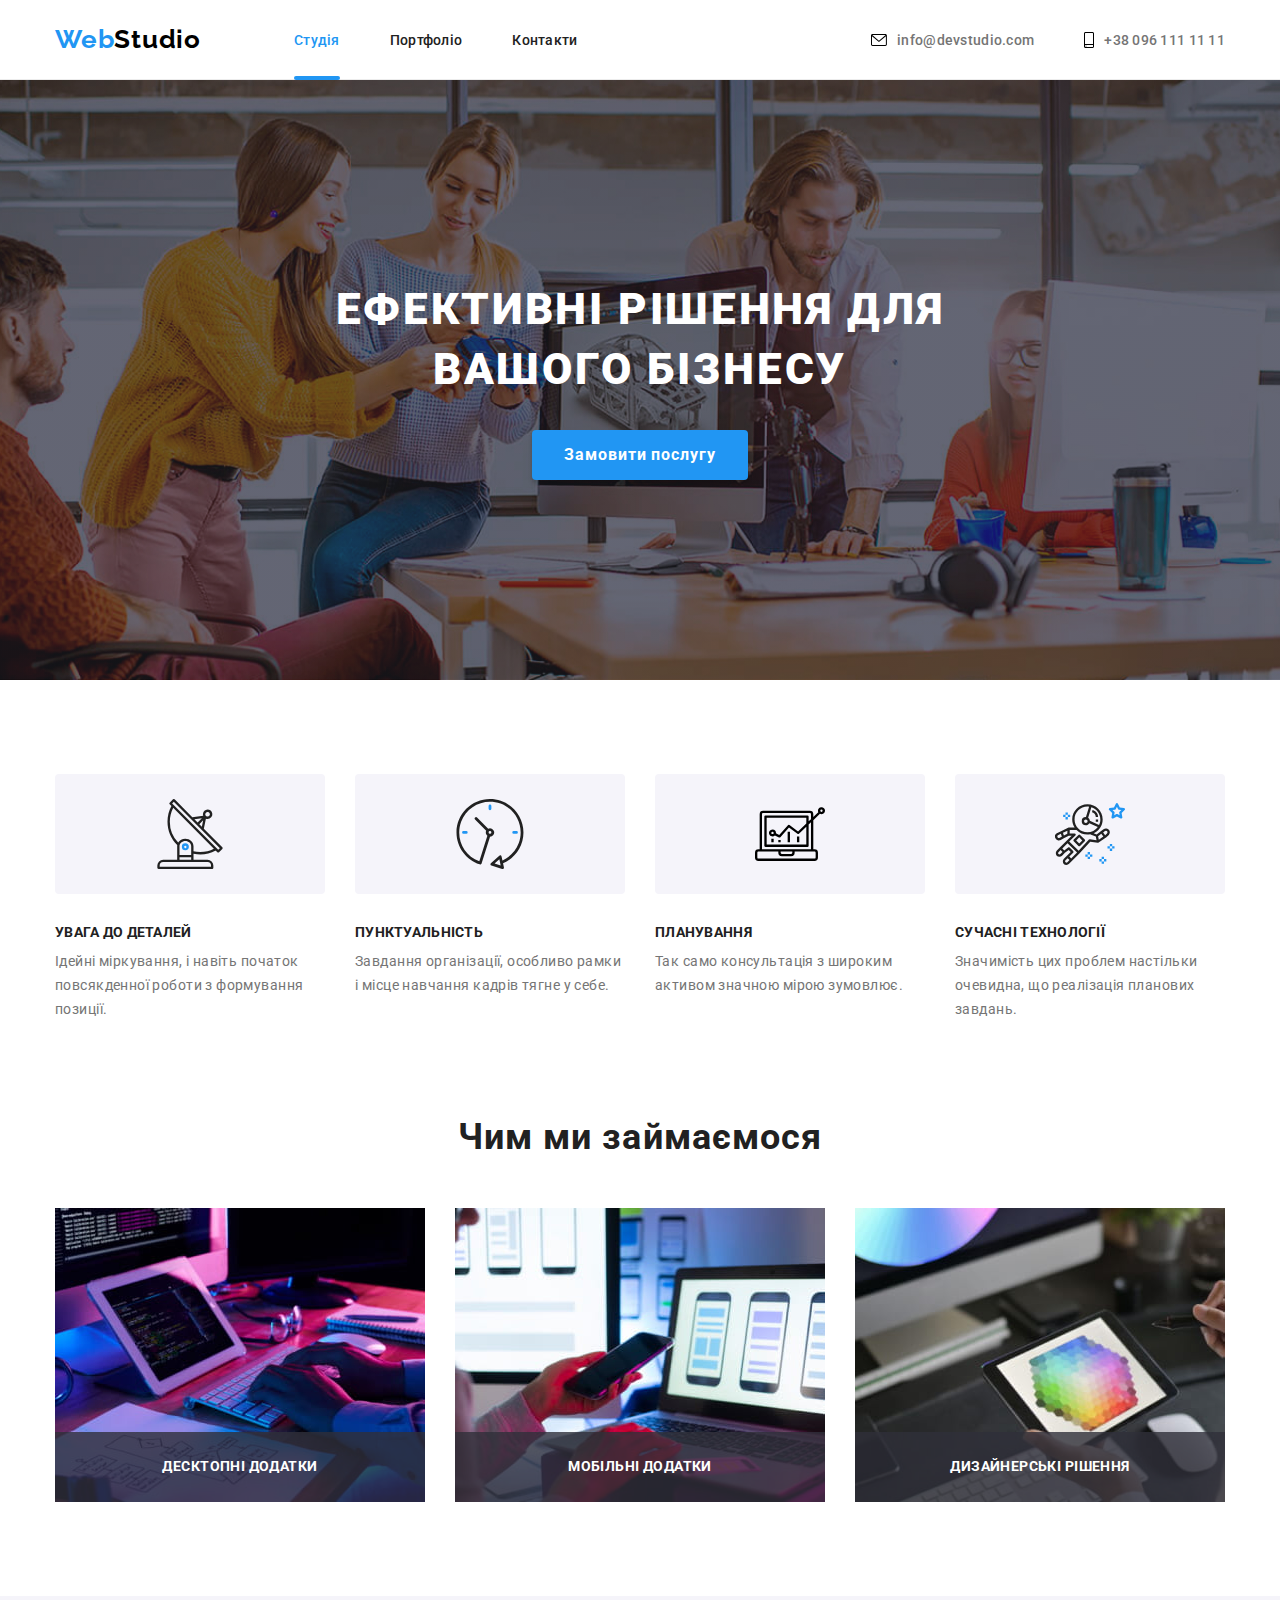
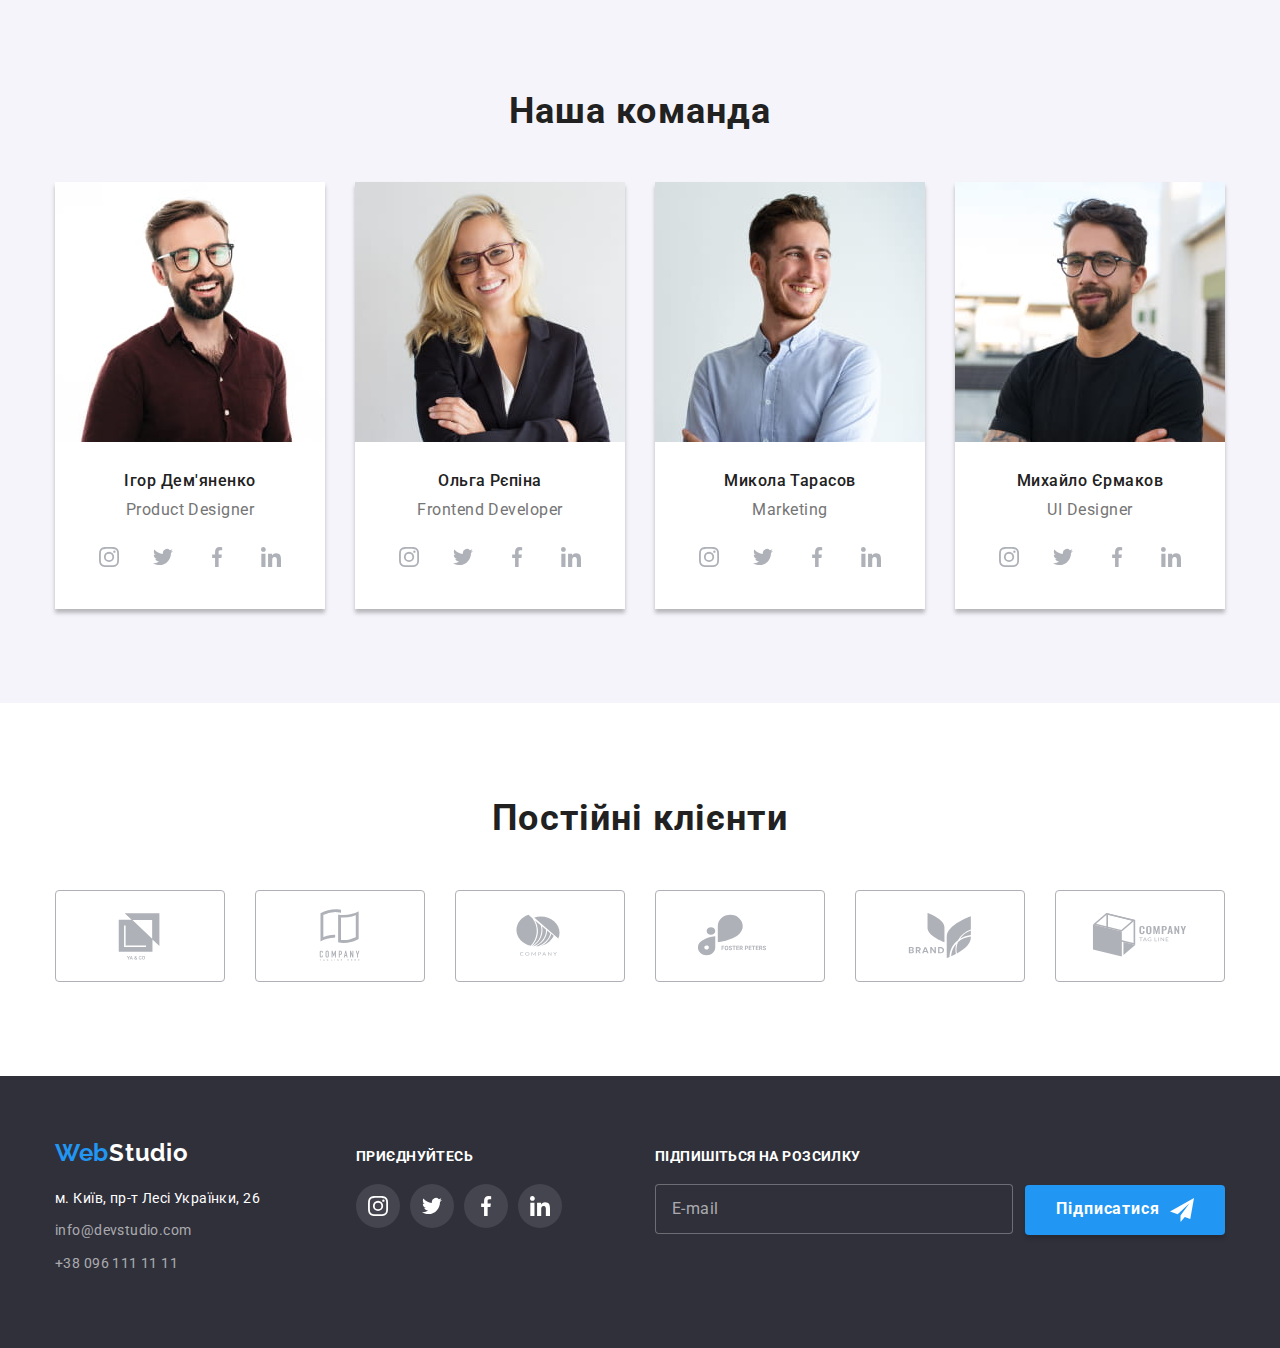
<file: index.html>
<!DOCTYPE html>
<html lang="uk">
  <head>
    <meta charset="UTF-8" />
    <meta http-equiv="X-UA-Compatible" content="IE=edge" />
    <meta name="viewport" content="width=device-width, initial-scale=1.0" />
    <title>Веб Студія</title>

    <link rel="preconnect" href="https://fonts.googleapis.com" />
    <link rel="preconnect" href="https://fonts.gstatic.com" crossorigin />
    <link
      href="https://fonts.googleapis.com/css2?family=Raleway:wght@700&family=Roboto:wght@400;500;700;900&display=swap"
      rel="stylesheet"
    />
    <link
      rel="stylesheet"
      href="https://cdnjs.cloudflare.com/ajax/libs/modern-normalize/1.1.0/modern-normalize.min.css"
    />

    <link rel="stylesheet" href="./css/main.min.css" />
  </head>
  <body>
    <header class="header">
      <div class="header__container container">
        <nav class="navigation">
          <a class="navigation__logo" href="./index.html"
            ><span class="navigation__web">Web</span>Studio</a
          >

          <ul class="navigation__list list">
            <li class="navigation__item">
              <a class="navigation__link navigation__link--current" href="./index.html">Студія</a>
            </li>
            <li class="navigation__item">
              <a class="navigation__link" href="./portfolio.html">Портфоліо</a>
            </li>
            <li class="navigation__item">
              <a class="navigation__link" href="#">Контакти</a>
            </li>
          </ul>
        </nav>

        <ul class="contacts list">
          <li class="contacts__item">
            <a class="contacts__link" href="mailto:info@devstudio.com"
              ><svg class="contacts__icon" width="16" height="12">
                <use href="./images/symbol-defs.svg#icon-envelope"></use>
              </svg>
              info@devstudio.com</a
            >
          </li>
          <li class="contacts__item">
            <a class="contacts__link" href="tel:+380961111111"
              ><svg class="contacts__icon" width="10" height="16">
                <use href="./images/symbol-defs.svg#icon-smartphone"></use>
              </svg>
              +38 096 111 11 11</a
            >
          </li>
        </ul>

        <button type="button" class="menu-open" data-menu-open>
          <svg width="40" height="40" class="icon-menu">
            <use href="./images/symbol-defs.svg#icon-menu"></use>
          </svg>
        </button>
      </div>

      <div class="mobile-menu is-hidden" data-menu>
        <div class="mobile-container">
          <div class="menu-top">
            <button type="button" class="menu-close" data-menu-close>
              <svg width="40" height="40" class="icon-menu-close">
                <use href="./images/symbol-defs.svg#icon-menu_close"></use>
              </svg>
            </button>
            <nav class="mobile-nav">
              <ul class="mobile-list list">
                <li class="mobile-item">
                  <a class="mobile-link mobile-link-current" href="./index.html">Студія</a>
                </li>
                <li class="mobile-item">
                  <a class="mobile-link" href="./portfolio.html">Портфоліо</a>
                </li>
                <li class="mobile-item">
                  <a class="mobile-link" href="#">Контакти</a>
                </li>
              </ul>
            </nav>
          </div>

          <div class="menu-bottom">
            <ul class="mobile-contacts list">
              <li class="mobile-tel-item">
                <a class="mobile-tel-link" href="tel:+380961111111"> +38 096 111 11 11</a>
              </li>
              <li class="mobile-mail-item">
                <a class="mobile-mail-link" href="mailto:info@devstudio.com"> info@devstudio.com</a>
              </li>
            </ul>

            <ul class="mobile-social list">
              <li class="mobile-social-item">
                <a href="#" class="mobile-social-link">Instagram</a>
              </li>
              <li class="mobile-social-item">
                <a href="#" class="mobile-social-link">Twitter</a>
              </li>
              <li class="mobile-social-item">
                <a href="#" class="mobile-social-link">Facebook</a>
              </li>
              <li class="mobile-social-item">
                <a href="#" class="mobile-social-link">LinkedIn</a>
              </li>
            </ul>
          </div>
        </div>
      </div>
    </header>

    <main>
      <section class="hero">
        <div class="container">
          <h1 class="hero__title">Ефективні рішення для вашого бізнесу</h1>
          <button class="hero__btn" type="button" data-modal-open>Замовити послугу</button>
        </div>
      </section>

      <section class="section features">
        <div class="container">
          <h2 class="visually-hidden">Особливості</h2>
          <ul class="features-list list">
            <li class="item">
              <div class="icon-wrap">
                <svg class="features-icon" width="70" height="70">
                  <use href="./images/symbol-defs.svg#icon-antenna"></use>
                </svg>
              </div>
              <h3 class="features-title">Увага до деталей</h3>
              <p class="features-desc">
                Ідейні міркування, і навіть початок повсякденної роботи з формування позиції.
              </p>
            </li>
            <li class="item">
              <div class="icon-wrap">
                <svg class="features-icon" width="70" height="70">
                  <use href="./images/symbol-defs.svg#icon-clock"></use>
                </svg>
              </div>
              <h3 class="features-title">Пунктуальність</h3>
              <p class="features-desc">
                Завдання організації, особливо рамки і місце навчання кадрів тягне у себе.
              </p>
            </li>
            <li class="item">
              <div class="icon-wrap">
                <svg class="features-icon" width="70" height="70">
                  <use href="./images/symbol-defs.svg#icon-diagram"></use>
                </svg>
              </div>
              <h3 class="features-title">Планування</h3>
              <p class="features-desc">
                Так само консультація з широким активом значною мірою зумовлює.
              </p>
            </li>
            <li class="item">
              <div class="icon-wrap">
                <svg class="features-icon" width="70" height="70">
                  <use href="./images/symbol-defs.svg#icon-astronaut"></use>
                </svg>
              </div>
              <h3 class="features-title">Сучасні технології</h3>
              <p class="features-desc">
                Значимість цих проблем настільки очевидна, що реалізація планових завдань.
              </p>
            </li>
          </ul>
        </div>
      </section>

      <section class="activities">
        <div class="container">
          <h2 class="activities-title">Чим ми займаємося</h2>
          <ul class="activities-list list">
            <li class="activities-item">
              <img src="./images/img1.jpeg" alt="Десктопні додатки" width="370" />
              <p class="activities-label">Десктопні додатки</p>
            </li>
            <li class="activities-item">
              <img src="./images/img2.jpeg" alt="Мобільні додатки" width="370" />
              <p class="activities-label">Мобільні додатки</p>
            </li>
            <li class="activities-item">
              <img src="./images/img3.jpeg" alt="Картинка 3" width="370" />
              <p class="activities-label">Дизайнерські рішення</p>
            </li>
          </ul>
        </div>
      </section>

      <section class="section team">
        <div class="container">
          <h2 class="team-title">Наша команда</h2>
          <ul class="team-list list">
            <li class="card">
              <picture>
                <source
                  srcset="./images/demianenko.jpeg 1x, ./images/demianenko-2px.jpg 2x"
                  media="(min-width: 1200px)"
                />
                <source
                  srcset="./images/demianenko-1px-tab.jpg 1x, ./images/demianenko-2px-tab.jpg 2x"
                  media="(min-width: 768px)"
                />
                <source
                  srcset="./images/demianenko-1px-mob.jpg 1x, ./images/demianenko-2px-mob.jpg 2x"
                  media="(max-width: 767px)"
                />
                <img
                  src="./images/demianenko.jpeg"
                  alt="Ігор Дем'яненко"
                  width="450"
                  height="460"
                />
              </picture>

              <div class="card-text">
                <h3 class="card-title">Ігор Дем'яненко</h3>
                <p class="card-desc" lang="en">Product Designer</p>
                <ul class="social-list list">
                  <li class="social-item">
                    <a href="" class="social-link">
                      <svg class="social-icon" width="20" height="20">
                        <use href="./images/symbol-defs.svg#icon-instagram"></use>
                      </svg>
                    </a>
                  </li>
                  <li class="social-item">
                    <a href="" class="social-link">
                      <svg class="social-icon" width="20" height="20">
                        <use href="./images/symbol-defs.svg#icon-twitter"></use>
                      </svg>
                    </a>
                  </li>
                  <li class="social-item">
                    <a href="" class="social-link">
                      <svg class="social-icon" width="20" height="20">
                        <use href="./images/symbol-defs.svg#icon-facebook"></use>
                      </svg>
                    </a>
                  </li>
                  <li class="social-item">
                    <a href="" class="social-link">
                      <svg class="social-icon" width="20" height="20">
                        <use href="./images/symbol-defs.svg#icon-linkedin"></use>
                      </svg>
                    </a>
                  </li>
                </ul>
              </div>
            </li>
            <li class="card">
              <picture>
                <source
                  srcset="./images/riepina.jpeg 1x, ./images/riepina-2px.jpg 2x"
                  media="(min-width: 1200px)"
                />
                <source
                  srcset="./images/riepina-1px-tab.jpg 1x, ./images/riepina-2px-tab.jpg 2x"
                  media="(min-width: 768px)"
                />
                <source
                  srcset="./images/riepina-1px-mob.jpg 1x, ./images/riepina-2px-mob.jpg 2x"
                  media="(max-width: 767px)"
                />
                <img src="./images/riepina.jpeg" alt="Ольга Рєпіна" width="450" height="460" />
              </picture>

              <div class="card-text">
                <h3 class="card-title">Ольга Рєпіна</h3>
                <p class="card-desc" lang="en">Frontend Developer</p>
                <ul class="social-list list">
                  <li class="social-item">
                    <a href="" class="social-link">
                      <svg class="social-icon" width="20" height="20">
                        <use href="./images/symbol-defs.svg#icon-instagram"></use>
                      </svg>
                    </a>
                  </li>
                  <li class="social-item">
                    <a href="" class="social-link">
                      <svg class="social-icon" width="20" height="20">
                        <use href="./images/symbol-defs.svg#icon-twitter"></use>
                      </svg>
                    </a>
                  </li>
                  <li class="social-item">
                    <a href="" class="social-link">
                      <svg class="social-icon" width="20" height="20">
                        <use href="./images/symbol-defs.svg#icon-facebook"></use>
                      </svg>
                    </a>
                  </li>
                  <li class="social-item">
                    <a href="" class="social-link">
                      <svg class="social-icon" width="20" height="20">
                        <use href="./images/symbol-defs.svg#icon-linkedin"></use>
                      </svg>
                    </a>
                  </li>
                </ul>
              </div>
            </li>
            <li class="card">
              <picture>
                <source
                  srcset="./images/tarasov.jpeg 1x, ./images/tarasov-2px.jpg 2x"
                  media="(min-width: 1200px)"
                />
                <source
                  srcset="./images/tarasov-1px-tab.jpg 1x, ./images/tarasov-2px-tab.jpg 2x"
                  media="(min-width: 768px)"
                />
                <source
                  srcset="./images/tarasov-1px-mob.jpg 1x, ./images/tarasov-2px-mob.jpg 2x"
                  media="(max-width: 767px)"
                />
                <img src="./images/tarasov.jpeg" alt="Микола Тарасов" width="450" height="460" />
              </picture>

              <div class="card-text">
                <h3 class="card-title">Микола Тарасов</h3>
                <p class="card-desc" lang="en">Marketing</p>
                <ul class="social-list list">
                  <li class="social-item">
                    <a href="" class="social-link">
                      <svg class="social-icon" width="20" height="20">
                        <use href="./images/symbol-defs.svg#icon-instagram"></use>
                      </svg>
                    </a>
                  </li>
                  <li class="social-item">
                    <a href="" class="social-link">
                      <svg class="social-icon" width="20" height="20">
                        <use href="./images/symbol-defs.svg#icon-twitter"></use>
                      </svg>
                    </a>
                  </li>
                  <li class="social-item">
                    <a href="" class="social-link">
                      <svg class="social-icon" width="20" height="20">
                        <use href="./images/symbol-defs.svg#icon-facebook"></use>
                      </svg>
                    </a>
                  </li>
                  <li class="social-item">
                    <a href="" class="social-link">
                      <svg class="social-icon" width="20" height="20">
                        <use href="./images/symbol-defs.svg#icon-linkedin"></use>
                      </svg>
                    </a>
                  </li>
                </ul>
              </div>
            </li>
            <li class="card">
              <picture>
                <source
                  srcset="./images/iermakov.jpeg 1x, ./images/iermakov-2px.jpg 2x"
                  media="(min-width: 1200px)"
                />
                <source
                  srcset="./images/iermakov-1px-tab.jpg 1x, ./images/iermakov-2px-tab.jpg 2x"
                  media="(min-width: 768px)"
                />
                <source
                  srcset="./images/iermakov-1px-mob.jpg 1x, ./images/iermakov-2px-mob.jpg 2x"
                  media="(max-width: 767px)"
                />
                <img src="./images/iermakov.jpeg" alt="Михайло Єрмаков" width="450" height="460" />
              </picture>

              <div class="card-text">
                <h3 class="card-title">Михайло Єрмаков</h3>
                <p class="card-desc" lang="en">UI Designer</p>
                <ul class="social-list list">
                  <li class="social-item">
                    <a href="" class="social-link">
                      <svg class="social-icon" width="20" height="20">
                        <use href="./images/symbol-defs.svg#icon-instagram"></use>
                      </svg>
                    </a>
                  </li>
                  <li class="social-item">
                    <a href="" class="social-link">
                      <svg class="social-icon" width="20" height="20">
                        <use href="./images/symbol-defs.svg#icon-twitter"></use>
                      </svg>
                    </a>
                  </li>
                  <li class="social-item">
                    <a href="" class="social-link">
                      <svg class="social-icon" width="20" height="20">
                        <use href="./images/symbol-defs.svg#icon-facebook"></use>
                      </svg>
                    </a>
                  </li>
                  <li class="social-item">
                    <a href="" class="social-link">
                      <svg class="social-icon" width="20" height="20">
                        <use href="./images/symbol-defs.svg#icon-linkedin"></use>
                      </svg>
                    </a>
                  </li>
                </ul>
              </div>
            </li>
          </ul>
        </div>
      </section>

      <section class="section">
        <div class="container">
          <h2 class="client-title">Постійні клієнти</h2>
          <ul class="client-list list">
            <li class="client-item">
              <a href="" class="client-link">
                <svg class="client-icon" width="106" height="60">
                  <use href="./images/symbol-defs.svg#icon-client-1"></use>
                </svg>
              </a>
            </li>
            <li class="client-item">
              <a href="" class="client-link">
                <svg class="client-icon" width="106" height="60">
                  <use href="./images/symbol-defs.svg#icon-client-2"></use>
                </svg>
              </a>
            </li>
            <li class="client-item">
              <a href="" class="client-link">
                <svg class="client-icon" width="106" height="60">
                  <use href="./images/symbol-defs.svg#icon-client-3"></use>
                </svg>
              </a>
            </li>
            <li class="client-item">
              <a href="" class="client-link">
                <svg class="client-icon" width="106" height="60">
                  <use href="./images/symbol-defs.svg#icon-client-4"></use>
                </svg>
              </a>
            </li>
            <li class="client-item">
              <a href="" class="client-link">
                <svg class="client-icon" width="106" height="60">
                  <use href="./images/symbol-defs.svg#icon-client-5"></use>
                </svg>
              </a>
            </li>
            <li class="client-item">
              <a href="" class="client-link">
                <svg class="client-icon" width="106" height="60">
                  <use href="./images/symbol-defs.svg#icon-client-6"></use>
                </svg>
              </a>
            </li>
          </ul>
        </div>
      </section>
    </main>

    <footer class="footer">
      <div class="container footer__container">
        <div class="footer__wrap">
          <a class="footer__logo" href="./index.html"
            ><span class="navigation__web">Web</span>Studio
          </a>
          <address class="address">
            <ul class="address__list list">
              <li class="address__item">
                <a
                  class="address__map"
                  href="https://goo.gl/maps/CPtrU1FHBa2aNyZL9"
                  target="_blank"
                  rel="noopener noreferrer"
                  >м. Київ, пр-т Лесі Українки, 26</a
                >
              </li>
              <li class="address__item">
                <a class="address__mail" href="mailto:info@devstudio.com">info@devstudio.com</a>
              </li>
              <li class="address__item">
                <a class="address__tel" href="tel:+380961111111">+38 096 111 11 11</a>
              </li>
            </ul>
          </address>
        </div>

        <div class="social">
          <p class="social__cta">приєднуйтесь</p>
          <ul class="social__list list">
            <li class="social__item">
              <a href="" class="social__link">
                <svg class="social__icon" width="20" height="20">
                  <use href="./images/symbol-defs.svg#icon-instagram"></use>
                </svg>
              </a>
            </li>
            <li class="social__item">
              <a href="" class="social__link">
                <svg class="social__icon" width="20" height="20">
                  <use href="./images/symbol-defs.svg#icon-twitter"></use>
                </svg>
              </a>
            </li>
            <li class="social__item">
              <a href="" class="social__link">
                <svg class="social__icon" width="20" height="20">
                  <use href="./images/symbol-defs.svg#icon-facebook"></use>
                </svg>
              </a>
            </li>
            <li class="social__item">
              <a href="" class="social__link">
                <svg class="social__icon" width="20" height="20">
                  <use href="./images/symbol-defs.svg#icon-linkedin"></use>
                </svg>
              </a>
            </li>
          </ul>
        </div>

        <div class="subscr">
          <p class="subscr__cta">Підпишіться на розсилку</p>
          <form class="subscr__form">
            <input
              type="email"
              class="subscr__input"
              name="subscr-mail"
              id="subscr-mail"
              placeholder="E-mail"
              aria-label="Форма підписки"
            />
            <button type="submit" class="subscr__btn">
              Підписатися<svg class="subscr__icon" width="24" height="24">
                <use href="./images/symbol-defs.svg#icon-send"></use>
              </svg>
            </button>
          </form>
        </div>
      </div>
    </footer>

    <div class="backdrop is-hidden" data-modal>
      <div class="modal">
        <button class="modal-btn" data-modal-close>
          <svg class="icon-close" width="18" height="18">
            <use href="./images/symbol-defs.svg#icon-close"></use>
          </svg>
        </button>
        <p class="modal-title">Залиште свої дані, ми вам передзвонимо</p>
        <form class="modal-form">
          <div class="modal-field">
            <label for="user-name" class="modal-label">Ім'я</label>
            <div class="input-wrap">
              <input type="text" class="modal-input" name="user-name" id="user-name" required />
              <svg class="input-icon" width="18" height="18">
                <use href="./images/symbol-defs.svg#icon-person-black"></use>
              </svg>
            </div>
          </div>

          <div class="modal-field">
            <label for="user-tel" class="modal-label">Телефон</label>
            <div class="input-wrap">
              <input type="tel" class="modal-input" name="user-tel" id="user-tel" required />
              <svg class="input-icon" width="18" height="18">
                <use href="./images/symbol-defs.svg#icon-phone-black"></use>
              </svg>
            </div>
          </div>

          <div class="modal-field">
            <label for="user-email" class="modal-label">Пошта</label>
            <div class="input-wrap">
              <input type="email" class="modal-input" name="user-email" id="user-email" required />
              <svg class="input-icon" width="18" height="18">
                <use href="./images/symbol-defs.svg#icon-email-black"></use>
              </svg>
            </div>
          </div>

          <div class="modal-field">
            <label for="user-comment" class="modal-label">Коментар</label>
            <textarea
              name="user-comment"
              id="user-comment"
              class="modal-text"
              placeholder="Введіть текст"
            ></textarea>
          </div>

          <div class="modal-field-last">
            <input
              type="checkbox"
              class="check-input visually-hidden"
              name="privacy"
              id="privacy"
              value="true"
            />
            <label for="privacy" class="check-label">
              <span class="check-box">
                <svg class="icon-check" width="16" height="15">
                  <use href="./images/symbol-defs.svg#icon-check"></use>
                </svg> </span
              >Погоджуюся з розсилкою та приймаю &nbsp<a href="#" class="terms-link"
                >Умови договору</a
              ></label
            >
          </div>

          <button type="submit" class="send-btn">Відправити</button>
        </form>
      </div>
    </div>

    <script src="./js/modal.js"></script>
    <script src="./js/menu.js"></script>
  </body>
</html>
</file>
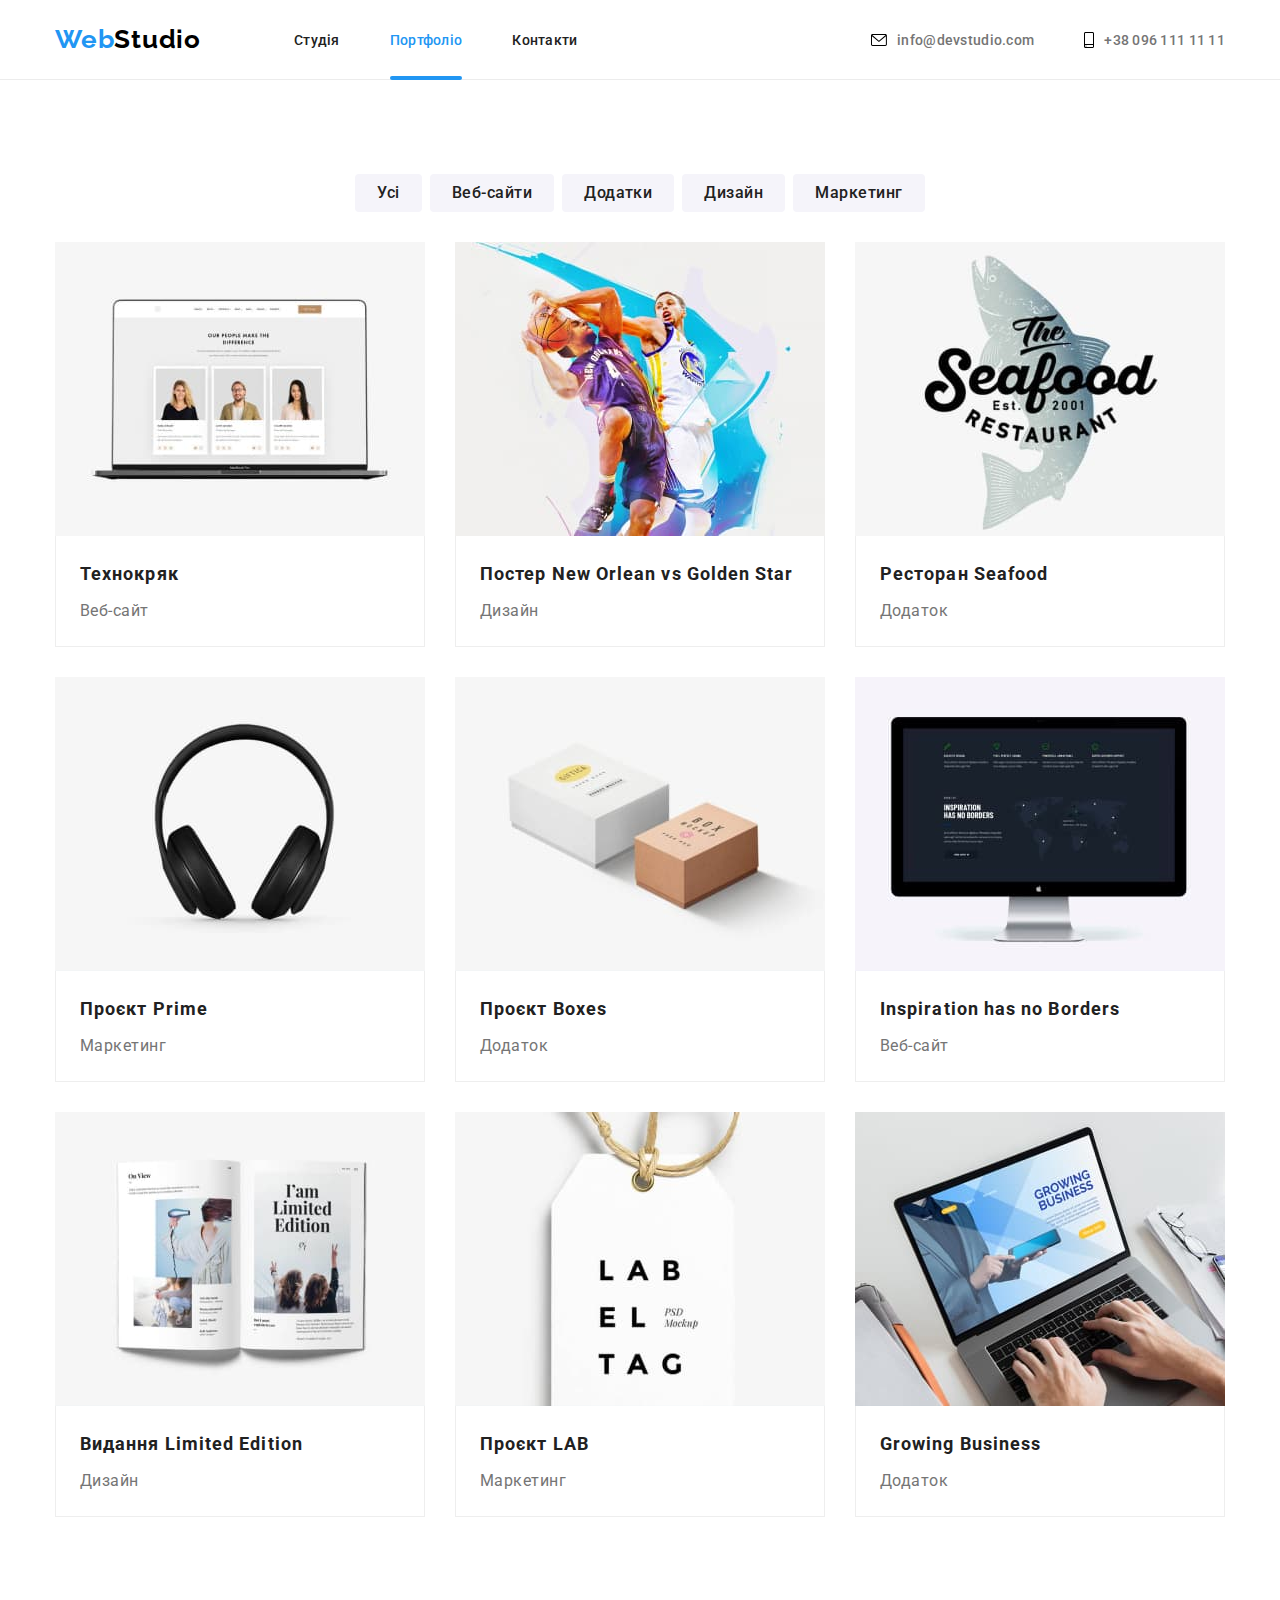
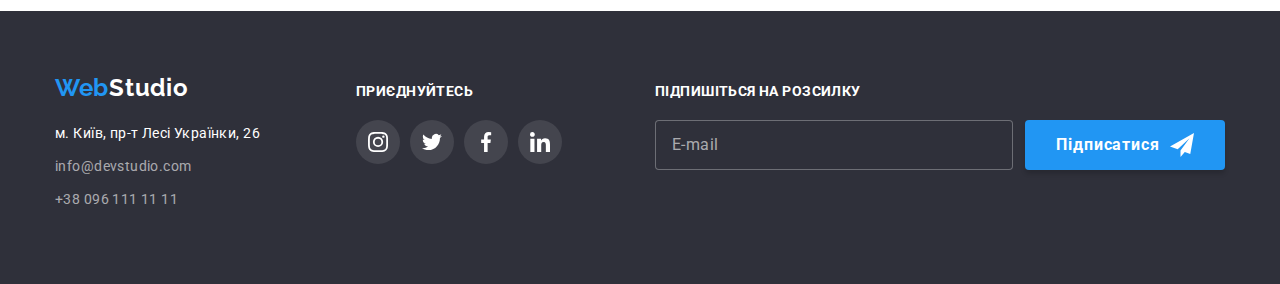
<file: portfolio.html>
<!DOCTYPE html>
<html lang="uk">
  <head>
    <meta charset="UTF-8" />
    <meta http-equiv="X-UA-Compatible" content="IE=edge" />
    <meta name="viewport" content="width=device-width, initial-scale=1.0" />
    <title>Портфоліо</title>
    <link rel="preconnect" href="https://fonts.googleapis.com" />
    <link rel="preconnect" href="https://fonts.gstatic.com" crossorigin />
    <link
      href="https://fonts.googleapis.com/css2?family=Raleway:wght@700&family=Roboto:wght@400;500;700;900&display=swap"
      rel="stylesheet"
    />
    <link
      rel="stylesheet"
      href="https://cdnjs.cloudflare.com/ajax/libs/modern-normalize/1.1.0/modern-normalize.min.css"
    />
    
    <link rel="stylesheet" href="./css/main.min.css" />
  </head>
  <body>
     <header class="header">
      <div class="header__container container">
        <nav class="navigation">
          <a class="navigation__logo" href="./index.html"
            ><span class="navigation__web">Web</span>Studio</a
          >

          <ul class="navigation__list list">
            <li class="navigation__item">
              <a class="navigation__link" href="./index.html">Студія</a>
            </li>
            <li class="navigation__item">
              <a class=" navigation__link navigation__link--current" href="./portfolio.html">Портфоліо</a>
            </li>
            <li class="navigation__item">
              <a class="navigation__link" href="#">Контакти</a>
            </li>
          </ul>
        </nav>

        <ul class="contacts list">
          <li class="contacts__item">
            <a class="contacts__link" href="mailto:info@devstudio.com"
              ><svg class="contacts__icon" width="16" height="12">
                <use href="./images/symbol-defs.svg#icon-envelope"></use>
              </svg>
              info@devstudio.com</a
            >
          </li>
          <li class="contacts__item">
            <a class="contacts__link" href="tel:+380961111111"
              ><svg class="contacts__icon" width="10" height="16">
                <use href="./images/symbol-defs.svg#icon-smartphone"></use>
              </svg>
              +38 096 111 11 11</a
            >
          </li>
        </ul>

        <button type="button" class="menu-open" data-menu-open>
          <svg width="40" height="40" class="icon-menu">
            <use href="./images/symbol-defs.svg#icon-menu"></use>
          </svg>
        </button>
      </div>

      <div class="mobile-menu is-hidden" data-menu>
        <div class="mobile-container">
          <div class="menu-top">
            <button type="button" class="menu-close" data-menu-close>
              <svg width="40" height="40" class="icon-menu-close">
                <use href="./images/symbol-defs.svg#icon-menu_close"></use>
              </svg>
            </button>
            <nav class="mobile-nav">
              <ul class="mobile-list list">
                <li class="mobile-item">
                  <a class="mobile-link" href="./index.html">Студія</a>
                </li>
                <li class="mobile-item">
                  <a class="mobile-link mobile-link-current" href="./portfolio.html">Портфоліо</a>
                </li>
                <li class="mobile-item">
                  <a class="mobile-link" href="#">Контакти</a>
                </li>
              </ul>
            </nav>
          </div>

          <div class="menu-bottom">
            <ul class="mobile-contacts list">
              <li class="mobile-tel-item">
                <a class="mobile-tel-link" href="tel:+380961111111"> +38 096 111 11 11</a>
              </li>
              <li class="mobile-mail-item">
                <a class="mobile-mail-link" href="mailto:info@devstudio.com"> info@devstudio.com</a>
              </li>
            </ul>

            <ul class="mobile-social list">
              <li class="mobile-social-item">
                <a href="#" class="mobile-social-link">Instagram</a>
              </li>
              <li class="mobile-social-item">
                <a href="#" class="mobile-social-link">Twitter</a>
              </li>
              <li class="mobile-social-item">
                <a href="#" class="mobile-social-link">Facebook</a>
              </li>
              <li class="mobile-social-item">
                <a href="#" class="mobile-social-link">LinkedIn</a>
              </li>
            </ul>
          </div>
        </div>
      </div>
    </header>

    <main>
      <section class="section">
        <div class="container">
          <div class="filter-container">
            <h1 class="visually-hidden">Проєкти</h1>
            <ul class="filter-list list">
              <li>
                <button class="filter-btn" type="button">Усі</button>
              </li>
              <li><button class="filter-btn" type="button">Веб-сайти</button></li>
              <li><button class="filter-btn" type="button">Додатки</button></li>
              <li><button class="filter-btn" type="button">Дизайн</button></li>
              <li><button class="filter-btn" type="button">Маркетинг</button></li>
            </ul>
          </div>
          <div class="project-container">
            <ul class="project-list list">
              <li class="project-item">
                <a href="#" class="project-link">
                  <div class="project-wrap">
                    <img
                      src="./images/technokriak.jpeg"
                      alt="Веб-сайт компанії Технокряк"
                      width="370"
                    />
                    <p class="project-desc">
                      Ресурс пропонує комплексні пропозиції з різним рівнем функціоналу та сервісів.
                      Все це дозволить відвідувачу отримати вичерпні відомості про компанію чи
                      приватну особу.
                    </p>
                  </div>
                  <div class="project-text">
                    <h2 class="project-title">Технокряк</h2>
                    <p class="project-type">Веб-сайт</p>
                  </div>
                </a>
              </li>

              <li class="project-item">
                <a href="#" class="project-link">
                  <div class="project-wrap">
                  <img src="./images/poster.jpeg" alt="Постер баскетбольного матчу" width="370" />
                  <p class="project-desc">
                    Ресурс пропонує комплексні пропозиції з різним рівнем функціоналу та сервісів.
                    Все це дозволить відвідувачу отримати вичерпні відомості про компанію чи
                    приватну особу.
                  </p>
                </div>
                  <div class="project-text">
                    <h2 class="project-title">
                      Постер <span lang="en">New Orlean vs Golden Star</span>
                    </h2>
                    <p class="project-type">Дизайн</p>
                  </div>
                </a>
              </li>

              <li class="project-item">
                <div class="project-wrap">
                <a href="#" class="project-link">
                  <img
                    src="./images/restaurant.jpeg"
                    alt="Додаток ресторану морепродуктів"
                    width="370"
                  />
                  <p class="project-desc">
                    Ресурс пропонує комплексні пропозиції з різним рівнем функціоналу та сервісів.
                    Все це дозволить відвідувачу отримати вичерпні відомості про компанію чи
                    приватну особу.
                  </p>
                </div>
                  <div class="project-text">
                    <h2 class="project-title">Ресторан <span lang="en">Seafood</span></h2>
                    <p class="project-type">Додаток</p>
                  </div>
                </a>
              </li>

              <li class="project-item">
                <a href="#" class="project-link">
                  <div class="project-wrap">
                  <img src="./images/prime.jpeg" alt="Маркетинг для проєкту Прайм" width="370" />
                  <p class="project-desc">
                    Ресурс пропонує комплексні пропозиції з різним рівнем функціоналу та сервісів.
                    Все це дозволить відвідувачу отримати вичерпні відомості про компанію чи
                    приватну особу.
                  </p>
                </div>
                  <div class="project-text">
                    <h2 class="project-title">Проєкт <span lang="en">Prime</span></h2>
                    <p class="project-type">Маркетинг</p>
                  </div>
                </a>
              </li>

              <li class="project-item">
                <a href="#" class="project-link"> 
                  <div class="project-wrap">
                    <img src="./images/boxes.jpeg" alt="Додаток для проєкту Коробочки" width="370" />
                  <p class="project-desc">
                    Ресурс пропонує комплексні пропозиції з різним рівнем функціоналу та сервісів.
                    Все це дозволить відвідувачу отримати вичерпні відомості про компанію чи
                    приватну особу.
                  </p>
                  </div>
                  <div class="project-text">
                    <h2 class="project-title">Проєкт <span lang="en">Boxes</span></h2>
                    <p class="project-type">Додаток</p>
                  </div>
                </a>
              </li>

              <li class="project-item">
                <a href="#" class="project-link">
                <div class="project-wrap">
                  <img
                    src="./images/inspiration.jpeg"
                    alt="Веб-сайт для проекту Натхнення без меж"
                    width="370"
                  />
                  <p class="project-desc">
                    Ресурс пропонує комплексні пропозиції з різним рівнем функціоналу та сервісів.
                    Все це дозволить відвідувачу отримати вичерпні відомості про компанію чи
                    приватну особу.
                  </p></div>
                  <div class="project-text">
                    <h2 class="project-title" lang="en">Inspiration has no Borders</h2>
                    <p class="project-type">Веб-сайт</p>
                  </div>
                </a>
              </li>

              <li class="project-item">
                <a href="#" class="project-link">
                  <div class="project-wrap">
                  <img
                    src="./images/edition.jpeg"
                    alt="Дизайн для видання Обмежений наклад"
                    width="370"
                  />
                  <p class="project-desc">
                    Ресурс пропонує комплексні пропозиції з різним рівнем функціоналу та сервісів.
                    Все це дозволить відвідувачу отримати вичерпні відомості про компанію чи
                    приватну особу.
                  </p></div>
                  <div class="project-text">
                    <h2 class="project-title">Видання <span lang="en">Limited Edition</span></h2>
                    <p class="project-type">Дизайн</p>
                  </div>
                </a>
              </li>

              <li class="project-item">
                <a href="#" class="project-link">
                  <div class="project-wrap">
                  <img src="./images/lab.jpeg" alt="Маркетинг для проєкту ЛАБ" width="370" />
                  <p class="project-desc">
                    Ресурс пропонує комплексні пропозиції з різним рівнем функціоналу та сервісів.
                    Все це дозволить відвідувачу отримати вичерпні відомості про компанію чи
                    приватну особу.
                  </p>
                  </div>
                  <div class="project-text">
                    <h2 class="project-title">Проєкт <span lang="en">LAB</span></h2>
                    <p class="project-type">Маркетинг</p>
                  </div>
                </a>
              </li>

              <li class="project-item">
                <a href="#" class="project-link">
                  <div class="project-wrap">
                  <img src="./images/business.jpeg" alt="Додаток Зростаючий бізнес" width="370" />
                  <p class="project-desc">
                    Ресурс пропонує комплексні пропозиції з різним рівнем функціоналу та сервісів.
                    Все це дозволить відвідувачу отримати вичерпні відомості про компанію чи
                    приватну особу.
                  </p></div>
                  <div class="project-text">
                    <h2 class="project-title" lang="en">Growing Business</h2>
                    <p class="project-type">Додаток</p>
                  </div>
                </a>
              </li>
            </ul>
          </div>
        </div>
      </section>
    </main>

    <footer class="footer">
      <div class="container footer__container">
        <div class="footer__wrap">
          <a class="footer__logo" href="./index.html"
            ><span class="navigation__web">Web</span>Studio
          </a>
          <address class="address">
            <ul class="address__list list">
              <li class="address__item">
                <a
                  class="address__map"
                  href="https://goo.gl/maps/CPtrU1FHBa2aNyZL9"
                  target="_blank"
                  rel="noopener noreferrer"
                  >м. Київ, пр-т Лесі Українки, 26</a
                >
              </li>
              <li class="address__item">
                <a class="address__mail" href="mailto:info@devstudio.com"
                  >info@devstudio.com</a
                >
              </li>
              <li class="address__item">
                <a class="address__tel" href="tel:+380961111111">+38 096 111 11 11</a>
              </li>
            </ul>
          </address>
        </div>

        <div class="social">
          <p class="social__cta">приєднуйтесь</p>
          <ul class="social__list list">
            <li class="social__item">
              <a href="" class="social__link">
                <svg class="social__icon" width="20" height="20">
                  <use href="./images/symbol-defs.svg#icon-instagram"></use>
                </svg>
              </a>
            </li>
            <li class="social__item">
              <a href="" class="social__link">
                <svg class="social__icon" width="20" height="20">
                  <use href="./images/symbol-defs.svg#icon-twitter"></use>
                </svg>
              </a>
            </li>
            <li class="social__item">
              <a href="" class="social__link">
                <svg class="social__icon" width="20" height="20">
                  <use href="./images/symbol-defs.svg#icon-facebook"></use>
                </svg>
              </a>
            </li>
            <li class="social__item">
              <a href="" class="social__link">
                <svg class="social__icon" width="20" height="20">
                  <use href="./images/symbol-defs.svg#icon-linkedin"></use>
                </svg>
              </a>
            </li>
          </ul>
        </div>

        <div class="subscr">
          <p class="subscr__cta">Підпишіться на розсилку</p>
          <form class="subscr__form">
            <input
              type="email"
              class="subscr__input"
              name="subscr-mail"
              id="subscr-mail"
              placeholder="E-mail"
              aria-label="Форма підписки"
            />
            <button type="submit" class="subscr__btn btn">
              Підписатися<svg class="subscr__icon" width="24" height="24">
                <use href="./images/symbol-defs.svg#icon-send"></use>
              </svg>
            </button>
          </form>
        </div>
      </div>
    </footer>

    <script src="./js/menu.js"></script>
  </body>
</html>
</file>
<file: css/main.min.css>
:root{--primary-color: #757575;--secondary-color: #212121;--accent-color: #2196f3;--bg-primary-color: #2f303a;--bg-secondary-color: #f5f4fa;--white-color: #ffffff;--white-color-transparent: rgba(255, 255, 255, 0.6);--input-footer-color: rgba(255, 255, 255, 0.3);--logo-color: #000000;--button-active-color: #188ce8;--border-color: #eeeeee;--border-header-color: #ececec;--gradient: linear-gradient(rgba(47, 48, 58, 0.4), rgba(47, 48, 58, 0.4));--icons-color: #afb1b8;--footer-icons-color: rgba(255, 255, 255, 0.1);--backdrop-bg-color: rgba(0, 0, 0, 0.2);--border-close-color: rgba(0, 0, 0, 0.1);--bg-activities-color: rgba(47, 48, 58, 0.8);--bg-project-color: rgba(33, 150, 243, 0.9);--btn-shadow: rgba(0, 0, 0, 0.15);--btn-shadow-secondary: rgba(0, 0, 0, 0.25);--input-modal-color: rgba(33, 33, 33, 0.2);--comment-color: rgba(117, 117, 117, 0.5)}.footer__logo,.navigation__logo{font-family:"Raleway",sans-serif;font-weight:700;font-size:24px;line-height:1.17;letter-spacing:.03em;text-decoration:none}* body{background-color:var(--white-color);color:var(--primary-color);font-family:"Roboto",sans-serif}h1,h2,h3,p{margin-top:0;margin-bottom:0}.list{list-style:none;padding:0;margin:0}.section{padding-top:60px;padding-bottom:60px}@media screen and (min-width: 1200px){.section{padding-top:94px;padding-bottom:94px}}img{display:block;max-width:100%;height:auto}.visually-hidden{position:absolute;width:1px;height:1px;margin:-1px;border:0;padding:0;white-space:nowrap;-webkit-clip-path:inset(100%);clip-path:inset(100%);clip:rect(0 0 0 0);overflow:hidden}.container{padding-left:15px;padding-right:15px;margin:0 auto;max-width:1200px;width:100%}@media screen and (min-width: 480px){.container{max-width:480px}}@media screen and (min-width: 768px){.container{max-width:768px}}@media screen and (min-width: 1200px){.container{max-width:1200px}}.header{border-bottom:1px solid var(--border-header-color)}.header__container{display:flex;align-items:center;justify-content:space-between}.menu-open{background-color:var(--white-color);border:none;margin-left:auto;padding:0}@media screen and (min-width: 768px){.menu-open{display:none}}.mobile-menu{width:100vw;height:100vh;top:0;position:fixed;background-color:var(--white-color);border:none;padding-top:48px;padding-bottom:48px;padding-left:40px;padding-right:15px}.mobile-menu.is-hidden{visibility:hidden;opacity:0;pointer-events:none}.mobile-container{height:100%;display:flex;flex-direction:column;justify-content:space-between}.menu-close{display:block;margin-left:auto;border:0;background-color:var(--white-color);cursor:pointer}.icon-menu-close{transition:fill 250ms cubic-bezier(0.4, 0, 0.2, 1)}.menu-close:hover .icon-menu-close{fill:var(--accent-color)}.mobile-item:not(:last-child){margin-bottom:32px}.mobile-link{font-size:40px;font-weight:500;line-height:1.18;letter-spacing:.02em;text-align:center;color:var(--secondary-color);text-decoration:none}.mobile-link-current{color:var(--accent-color)}.mobile-tel-link{font-size:30px;font-weight:500;line-height:1.18;letter-spacing:.02em;text-align:left;color:var(--accent-color);text-decoration:none}.mobile-mail-item{margin-top:32px}.mobile-mail-link{font-size:24px;font-weight:500;line-height:1.17;letter-spacing:.02em;text-align:left;color:var(--primary-color);text-decoration:none}.mobile-social{display:flex;justify-content:left;margin-top:64px}.mobile-social-link{font-size:14px;font-weight:500;line-height:1.22;letter-spacing:.02em;text-align:left;text-decoration:none;color:var(--accent-color)}.mobile-social-item{padding:0 5px}.mobile-social-item:not(:last-child){border-right:1px solid var(--input-modal-color)}.navigation{display:flex}.navigation__list{display:none}@media screen and (min-width: 768px){.navigation__list{display:flex;gap:50px;align-items:center}}.navigation__link{padding-top:32px;padding-bottom:32px;font-weight:500;font-size:14px;line-height:1.17;letter-spacing:.02em;text-decoration:none;color:var(--secondary-color);transition:color 250ms cubic-bezier(0.4, 0, 0.2, 1)}.navigation__link:hover,.navigation__link:focus{color:var(--accent-color)}.navigation__link--current{color:var(--accent-color);position:relative}.navigation__link--current::after{content:"";width:100%;height:4px;border-radius:2px;position:absolute;bottom:0;left:0;background-color:currentColor}.navigation__web{color:var(--accent-color)}.navigation__logo{padding-top:16px;padding-bottom:16px;color:var(--logo-color);transition:color 250ms cubic-bezier(0.4, 0, 0.2, 1)}.navigation__logo:hover,.navigation__logo:focus{color:var(--accent-color)}@media screen and (min-width: 768px){.navigation__logo{padding-top:26px;padding-bottom:26px;margin-right:87px}}@media screen and (min-width: 1200px){.navigation__logo{padding-top:24px;padding-bottom:25px;margin-right:93px;font-size:26px}}.contacts{display:none}@media screen and (min-width: 768px){.contacts{display:flex;flex-direction:column;gap:10px;padding-top:21px;padding-bottom:21px;margin-left:auto}}@media screen and (min-width: 768px)and (min-width: 1200px){.contacts{flex-direction:row;gap:50px}}.contacts__link{align-items:center;color:var(--primary-color);font-weight:500;font-size:12px;line-height:1.17;letter-spacing:.02em;display:flex;text-decoration:none;transition:color 250ms cubic-bezier(0.4, 0, 0.2, 1),fill 250ms cubic-bezier(0.4, 0, 0.2, 1)}.contacts__link:hover,.contacts__link:focus{color:var(--accent-color);fill:var(--accent-color)}@media screen and (min-width: 1200px){.contacts__link{font-size:14px}}.contacts__icon{margin-right:10px;transition:fill 250ms cubic-bezier(0.4, 0, 0.2, 1)}.contacts__icon:hover,.contacts__icon:focus{fill:var(--accent-color)}.hero{text-align:center;color:var(--white-color);background-image:var(--gradient),url(../images/hero1px-mob.jpg);background-repeat:no-repeat;background-position:center;background-size:cover;padding-top:118px;padding-bottom:118px;background-color:var(--bg-primary-color)}@media(min-device-pixel-ratio: 2),(-webkit-min-device-pixel-ratio: 2),(min-resolution: 192dpi),(min-resolution: 2dppx){.hero{background-image:var(--gradient),url(../images/hero2px-mob.jpg)}}@media screen and (min-width: 768px){.hero{background-image:var(--gradient),url(../images/hero1px-tab.jpg)}}@media screen and (min-width: 768px)and (min-device-pixel-ratio: 2),screen and (min-width: 768px)and (-webkit-min-device-pixel-ratio: 2),screen and (min-width: 768px)and (min-resolution: 192dpi),screen and (min-width: 768px)and (min-resolution: 2dppx){.hero{background-image:var(--gradient),url(../images/hero2px-tab.jpg)}}@media screen and (min-width: 1200px){.hero{padding-top:200px;padding-bottom:200px;background-image:var(--gradient),url(../images/hero-bg.jpeg)}}@media screen and (min-width: 1200px)and (min-device-pixel-ratio: 2),screen and (min-width: 1200px)and (-webkit-min-device-pixel-ratio: 2),screen and (min-width: 1200px)and (min-resolution: 192dpi),screen and (min-width: 1200px)and (min-resolution: 2dppx){.hero{background-image:var(--gradient),url(../images/hero-2px.jpg)}}.hero__title{margin-bottom:30px;margin-left:auto;margin-right:auto;max-width:360px;color:var(--white-color);font-weight:900;font-size:26px;line-height:1.62;letter-spacing:.06em;text-transform:uppercase}@media screen and (min-width: 1200px){.hero__title{max-width:696px;font-size:44px;line-height:1.36}}.hero__btn{display:inline-block;min-width:216px;height:50px;font-family:inherit;line-height:1.88;letter-spacing:.06em;background-color:var(--accent-color);color:var(--white-color);border-radius:4px;border:none;cursor:pointer;box-shadow:0px 4px 4px 0px var(--btn-shadow);font-weight:700;font-size:16px}.hero__btn:active{background-color:var(--button-active-color)}.features-list{display:flex;flex-wrap:wrap;gap:30px}.features-list .item{max-width:100%}@media screen and (min-width: 768px){.features-list .item{width:calc((100% - 30px)/2)}}@media screen and (min-width: 1200px){.features-list .item{width:calc((100% - 90px)/4)}}.features-title{margin-bottom:10px;font-size:14px;line-height:1.17;letter-spacing:.02em;text-transform:uppercase;color:var(--secondary-color);text-align:center}@media screen and (min-width: 768px){.features-title{text-align:left}}.features-desc{font-size:14px;line-height:1.7;letter-spacing:.03em}.icon-wrap{display:flex;justify-content:center;align-items:center;width:100%;height:120px;border-radius:4px;margin-bottom:30px;background-color:var(--bg-secondary-color)}.activities{padding-bottom:94px}@media screen and (max-width: 1199px){.activities{display:none}}.activities-title{margin-bottom:50px;font-size:36px;line-height:1.17;letter-spacing:.03em;text-align:center;color:var(--secondary-color)}.activities-list{display:flex;gap:30px}.activities-item{position:relative}.activities-label{position:absolute;left:0;bottom:0;padding-top:27px;padding-bottom:27px;width:370px;font-size:14px;font-weight:700;line-height:1.14;letter-spacing:.03em;text-transform:uppercase;color:var(--white-color);background-color:var(--bg-activities-color);text-align:center}.team{background-color:var(--bg-secondary-color)}.team-list{display:flex;flex-wrap:wrap;gap:30px}.team-title{margin-bottom:30px;font-size:28px;line-height:1.17;letter-spacing:.03em;text-align:center;color:var(--secondary-color)}@media screen and (min-width: 1200px){.team-title{font-size:36px;margin-bottom:50px}}.card{width:100%;display:inline-block;text-align:center;background-color:var(--white-color);box-shadow:0px 4px 4px 0px rgba(0,0,0,.25)}@media screen and (min-width: 768px){.card{width:calc((100% - 30px)/2)}}@media screen and (min-width: 1200px){.card{width:calc((100% - 90px)/4)}}.card-text{padding-top:30px;padding-bottom:24px}@media screen and (min-width: 1200px){.card-text{padding-bottom:30px}}.card-title{margin-bottom:10px;font-weight:500;font-size:16px;line-height:1.17;letter-spacing:.03em;color:var(--secondary-color)}.card-desc{font-size:16px;line-height:1.17;letter-spacing:.03em;margin-bottom:16px}.social-list{display:flex;gap:10px;justify-content:center}.social-item{width:44px;height:44px}.social-link{width:100%;height:100%;border-radius:50%;display:flex;justify-content:center;align-items:center;text-decoration:none;transition:background-color 250ms cubic-bezier(0.4, 0, 0.2, 1)}.social-link:hover,.social-link:focus{background-color:var(--accent-color)}.social-icon{fill:var(--icons-color);transition:fill 250ms cubic-bezier(0.4, 0, 0.2, 1)}.social-link:hover .social-icon,.social-link:focus .social-icon{fill:var(--white-color)}.client-title{margin-bottom:30px;font-size:28px;line-height:1.17;letter-spacing:.03em;text-align:center;color:var(--secondary-color)}@media screen and (min-width: 1200px){.client-title{font-size:36px;margin-bottom:50px}}.client-list{display:flex;flex-wrap:wrap;gap:30px;justify-content:space-between}.client-item{width:calc((100% - 30px)/2);height:92px;max-width:100%}@media screen and (min-width: 768px){.client-item{width:calc((100% - 60px)/3)}}@media screen and (min-width: 1200px){.client-item{width:calc((100% - 150px)/6)}}.client-link{width:100%;height:100%;border:1px solid var(--icons-color);display:flex;justify-content:center;align-items:center;border-radius:4px;text-decoration:none;transition:border-color 250ms cubic-bezier(0.4, 0, 0.2, 1)}.client-link:hover,.client-link:focus{border-color:var(--accent-color)}.client-icon{fill:var(--icons-color);transition:fill 250ms cubic-bezier(0.4, 0, 0.2, 1)}.client-link:hover .client-icon,.client-link:focus .client-icon{fill:var(--accent-color)}.footer{padding:60px 0;background-color:var(--bg-primary-color)}.footer__container{display:flex;flex-direction:column;align-items:center;justify-content:center}@media screen and (min-width: 768px){.footer__container{flex-direction:row;flex-wrap:wrap;justify-content:space-around;align-items:baseline}}@media screen and (min-width: 1200px){.footer__container{flex-wrap:nowrap}}.footer__wrap{display:flex;flex-direction:column;align-items:center;justify-content:center}@media screen and (min-width: 1200px){.footer__wrap{display:inline-block;margin-right:70px}}.footer__logo{display:block;margin-bottom:20px;color:var(--white-color);transition:color 250ms cubic-bezier(0.4, 0, 0.2, 1)}.footer__logo:hover,.footer__logo:focus{color:var(--accent-color)}.address{min-width:231px;font-style:normal;font-size:14px;line-height:1.7;letter-spacing:.03em;text-align:center;margin-bottom:60px}@media screen and (min-width: 1200px){.address{text-align:left;margin-bottom:0}}.address__list{display:inline-block}.address__item:not(:last-child){margin-bottom:9px}.address__map{color:var(--white-color);text-decoration:none;transition:color 250ms cubic-bezier(0.4, 0, 0.2, 1)}.address__map:hover,.address__map:focus{color:var(--accent-color)}.address__mail{color:var(--white-color-transparent);text-decoration:none;transition:color 250ms cubic-bezier(0.4, 0, 0.2, 1)}.address__mail:hover,.address__mail:focus{color:var(--accent-color)}.address__tel{color:var(--white-color-transparent);text-decoration:none;transition:color 250ms cubic-bezier(0.4, 0, 0.2, 1)}.address__tel:hover,.address__tel:focus{color:var(--accent-color)}.backdrop{position:fixed;top:0;left:0;width:100%;height:100%;background-color:var(--backdrop-bg-color);transition:opacity 1000ms cubic-bezier(0.4, 0, 0.2, 1),visibility 1000ms cubic-bezier(0.4, 0, 0.2, 1)}.backdrop.is-hidden{visibility:hidden;opacity:0;pointer-events:none}.backdrop.is-hidden .modal{transform:translate(-50%, -50%) scale(0)}.modal{position:absolute;top:50%;left:50%;transform:translate(-50%, -50%);width:100%;min-height:581px;padding:40px;border-radius:4px;background-color:var(--white-color);transform:translate(-50%, -50%) scale(1);transition:transform 1000ms cubic-bezier(0.4, 0, 0.2, 1)}@media screen and (min-width: 768px){.modal{max-width:450px}}@media screen and (min-width: 1200px){.modal{max-width:528px}}.modal-btn{position:absolute;top:8px;right:8px;width:30px;height:30px;padding:6px;display:flex;align-items:center;justify-content:center;border:1px solid var(--border-close-color);border-radius:50%;background-color:var(--white-color);cursor:pointer}.modal-title{display:block;margin:0 auto;margin-bottom:12px;font-size:20px;font-weight:700;line-height:1.15;letter-spacing:.03em;text-align:center;width:370px;color:var(--secondary-color)}.modal-field{margin-bottom:10px}.modal-label{display:block;margin-bottom:4px;font-size:12px;line-height:1.17;letter-spacing:.01em;text-align:left;color:var(--primary-color);cursor:pointer}.modal-input{padding-left:42px;width:100%;height:40px;border:1px solid var(--input-modal-color);border-radius:4px;outline:rgba(0,0,0,0);cursor:pointer;transition:border-color 250ms cubic-bezier(0.4, 0, 0.2, 1)}.modal-input:focus{border-color:var(--accent-color)}.input-wrap{position:relative}.input-icon{position:absolute;left:12px;top:50%;transform:translateY(-50%);transition:fill 250ms cubic-bezier(0.4, 0, 0.2, 1)}.modal-input:focus+.input-icon{fill:var(--accent-color)}.modal-text{width:100%;height:120px;padding:12px 16px;border:1px solid var(--input-modal-color);border-radius:4px;outline:rgba(0,0,0,0);resize:none}.modal-text:focus{border-color:var(--accent-color)}.modal-text::-moz-placeholder{font-size:12px;line-height:1.17;letter-spacing:.01em;text-align:left;color:var(--comment-color)}.modal-text::placeholder{font-size:12px;line-height:1.17;letter-spacing:.01em;text-align:left;color:var(--comment-color)}.modal-field-last{margin-bottom:30px}.check-label{font-family:Roboto;font-size:12px;font-weight:400;line-height:1.71;letter-spacing:.03em;text-align:left;color:var(--primary-color);display:flex;align-items:center;justify-content:center}@media screen and (min-width: 1200px){.check-label{font-size:14px}}.check-label .check-box{width:16px;height:15px;margin-right:7px;border:1px solid var(--logo-color);border-radius:2px;box-shadow:0px 4px 4px 0px var(--btn-shadow-secondary);fill:rgba(0,0,0,0);cursor:pointer}.check-input:checked+.check-label .check-box{background-color:var(--accent-color);border:rgba(0,0,0,0);fill:#fff}.terms-link{color:var(--accent-color)}.send-btn{background-color:var(--accent-color);color:var(--white-color);border-radius:4px;border:none;cursor:pointer;box-shadow:0px 4px 4px 0px var(--btn-shadow);font-weight:700;font-size:16px;width:200px;height:50px;padding:10px 52px;margin:0 auto;display:flex;justify-content:center;align-items:center;line-height:1.89;letter-spacing:.06em}.icon-close{transition:fill 250ms cubic-bezier(0.4, 0, 0.2, 1)}.modal-btn:hover .icon-close{fill:var(--accent-color)}.filter-list{display:flex;flex-wrap:wrap;gap:8px;justify-content:flex-start;margin-bottom:50px}@media screen and (min-width: 768px){.filter-list{margin-bottom:30px;flex-wrap:nowrap;justify-content:center}}.filter-btn{padding:6px 22px;border-radius:4px;border:none;background-color:var(--bg-secondary-color);color:var(--secondary-color);font-family:"Roboto",sans-serif;font-weight:500;font-size:16px;line-height:1.6;letter-spacing:.03em;transition:box-shadow 250ms cubic-bezier(0.4, 0, 0.2, 1),color 250ms cubic-bezier(0.4, 0, 0.2, 1),background-color 250ms cubic-bezier(0.4, 0, 0.2, 1)}.filter-btn:hover,.filter-btn:focus{background-color:var(--accent-color);color:var(--white-color);box-shadow:0px 4px 4px 0px rgba(0,0,0,.25);cursor:pointer}.project-list{display:flex;flex-direction:column;gap:30px;align-items:center}@media screen and (min-width: 768px){.project-list{flex-direction:row;flex-wrap:wrap}}.project-item{transition:box-shadow 250ms cubic-bezier(0.4, 0, 0.2, 1)}.project-item:hover,.project-item:focus{box-shadow:0px 4px 4px 0px rgba(0,0,0,.25)}@media screen and (min-width: 768px){.project-item{width:calc((100% - 30px)/2)}}@media screen and (min-width: 1200px){.project-item{width:calc((100% - 60px)/3)}}.project-link{text-decoration:none}.project-wrap{position:relative;overflow:hidden}.project-desc{position:absolute;top:0;width:100%;height:100%;padding:63px 24px;transform:translateY(100%);transition:transform 250ms cubic-bezier(0.4, 0, 0.2, 1);overflow:auto;font-size:18px;line-height:1.56;letter-spacing:.03em;text-align:left;color:var(--white-color);background-color:var(--bg-project-color)}.project-item:hover .project-desc,.project-item:focus .project-desc{transform:translateY(0)}.project-text{padding:20px 24px;min-width:322px;border:1px solid var(--border-color);border-top:none}.project-title{margin-bottom:4px;color:var(--secondary-color);font-size:18px;line-height:2;letter-spacing:.06em}.project-type{color:var(--primary-color);font-size:16px;line-height:1.88;letter-spacing:.03em}.social__cta{display:block;margin-bottom:20px;font-size:14px;color:var(--white-color);font-weight:700;line-height:1.17;letter-spacing:.03em;text-transform:uppercase;text-align:center}@media screen and (min-width: 1200px){.social__cta{text-align:left}}.social__list{display:flex;gap:10px;justify-content:center;margin-bottom:60px}.social__item{width:44px;height:44px}.social__link{width:100%;height:100%;border-radius:50%;background-color:var(--footer-icons-color);display:flex;justify-content:center;align-items:center;text-decoration:none;transition:background-color 250ms cubic-bezier(0.4, 0, 0.2, 1)}.social__link:hover,.social__link:focus{background-color:var(--accent-color)}.social__icon{fill:var(--white-color)}.subscr{width:100%}@media screen and (min-width: 1200px){.subscr{margin-left:93px}}.subscr__form{display:flex;flex-direction:column;justify-content:center;align-items:center}@media screen and (min-width: 1200px){.subscr__form{flex-direction:row;align-items:baseline}}.subscr__cta{margin-bottom:20px;font-size:14px;font-weight:700;line-height:1.17;letter-spacing:.03em;text-align:center;text-transform:uppercase;color:var(--white-color)}@media screen and (min-width: 1200px){.subscr__cta{padding-top:12px;text-align:left}}.subscr__input{display:block;margin:o auto;width:358px;height:50px;padding-left:16px;margin-bottom:20px;font-size:16px;line-height:1.25;letter-spacing:.03em;text-align:left;border:1px solid var(--input-footer-color);border-radius:4px;background-color:var(--bg-primary-color);color:var(--white-color-transparent);cursor:pointer;outline:rgba(0,0,0,0)}.subscr__input::-moz-placeholder{color:var(--white-color-transparent)}.subscr__input::placeholder{color:var(--white-color-transparent)}.subscr__btn{margin:0 auto;width:200px;height:50px;padding:10px 28px;line-height:1.89;letter-spacing:.06em;display:flex;justify-content:center;align-items:center;background-color:var(--accent-color);color:var(--white-color);border-radius:4px;border:none;cursor:pointer;box-shadow:0px 4px 4px 0px var(--btn-shadow);font-weight:700;font-size:16px}@media screen and (min-width: 1200px){.subscr__btn{margin-left:12px}}.subscr__icon{margin-left:10px;text-align:center}/*# sourceMappingURL=main.min.css.map */
</file>
